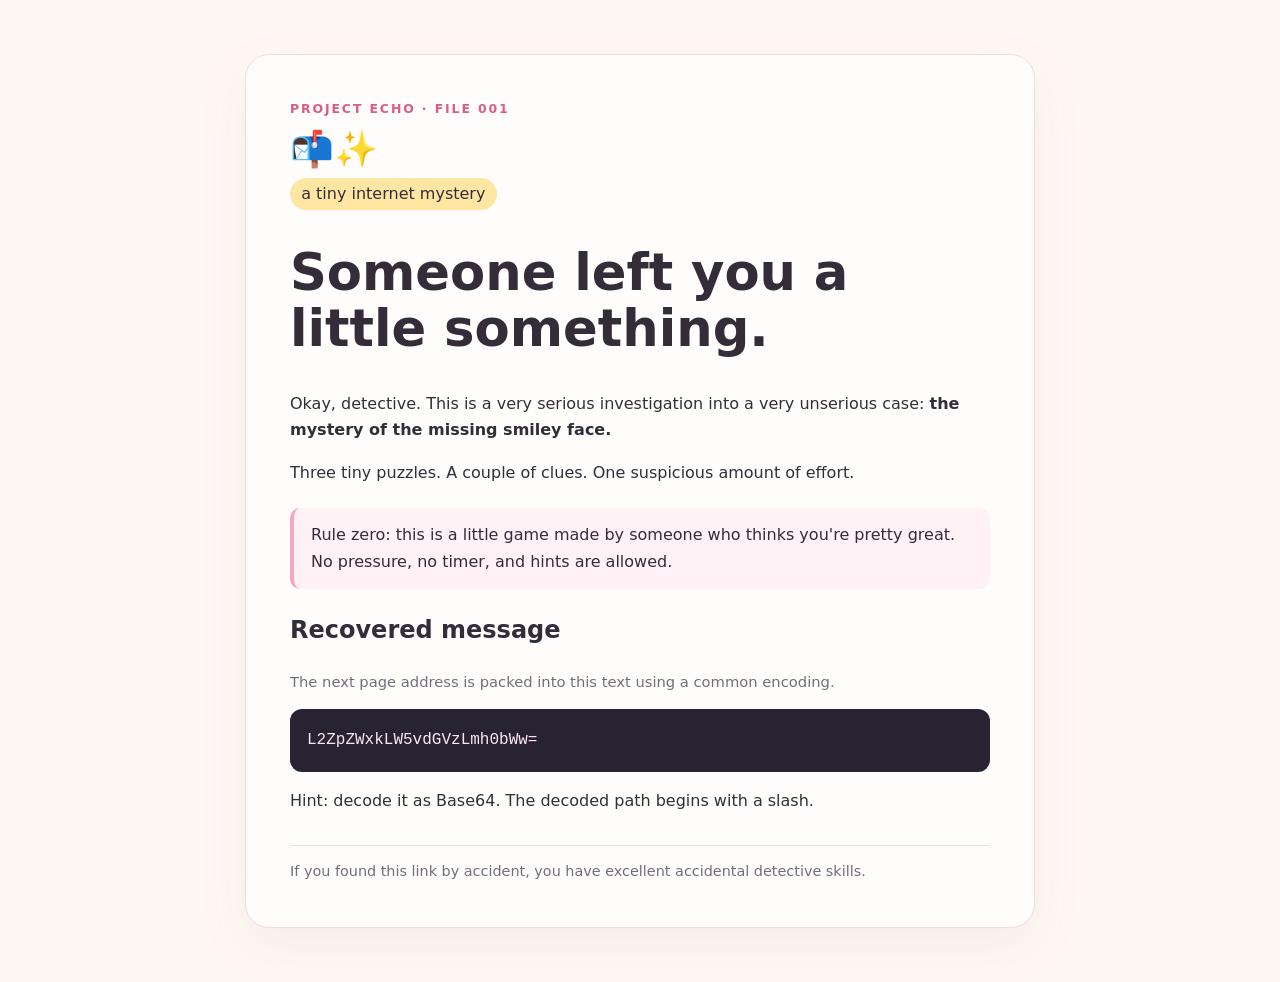
<file: index.html>
<!doctype html><html lang="en"><head><meta charset="utf-8"><meta name="viewport" content="width=device-width,initial-scale=1"><title>Project ECHO</title><link rel="stylesheet" href="style.css"></head><body><main><div class="kicker">PROJECT ECHO · FILE 001</div><div class="emoji">📬✨</div><span class="sticker">a tiny internet mystery</span><h1>Someone left you a little something.</h1><p>Okay, detective. This is a very serious investigation into a very unserious case: <b>the mystery of the missing smiley face.</b></p><p>Three tiny puzzles. A couple of clues. One suspicious amount of effort.</p><div class="note">Rule zero: this is a little game made by someone who thinks you're pretty great. No pressure, no timer, and hints are allowed.</div><h2>Recovered message</h2><p class="sub">The next page address is packed into this text using a common encoding.</p><div class="code">L2ZpZWxkLW5vdGVzLmh0bWw=</div><p>Hint: decode it as Base64. The decoded path begins with a slash.</p><div class="footer">If you found this link by accident, you have excellent accidental detective skills.</div></main></body></html>
</file>
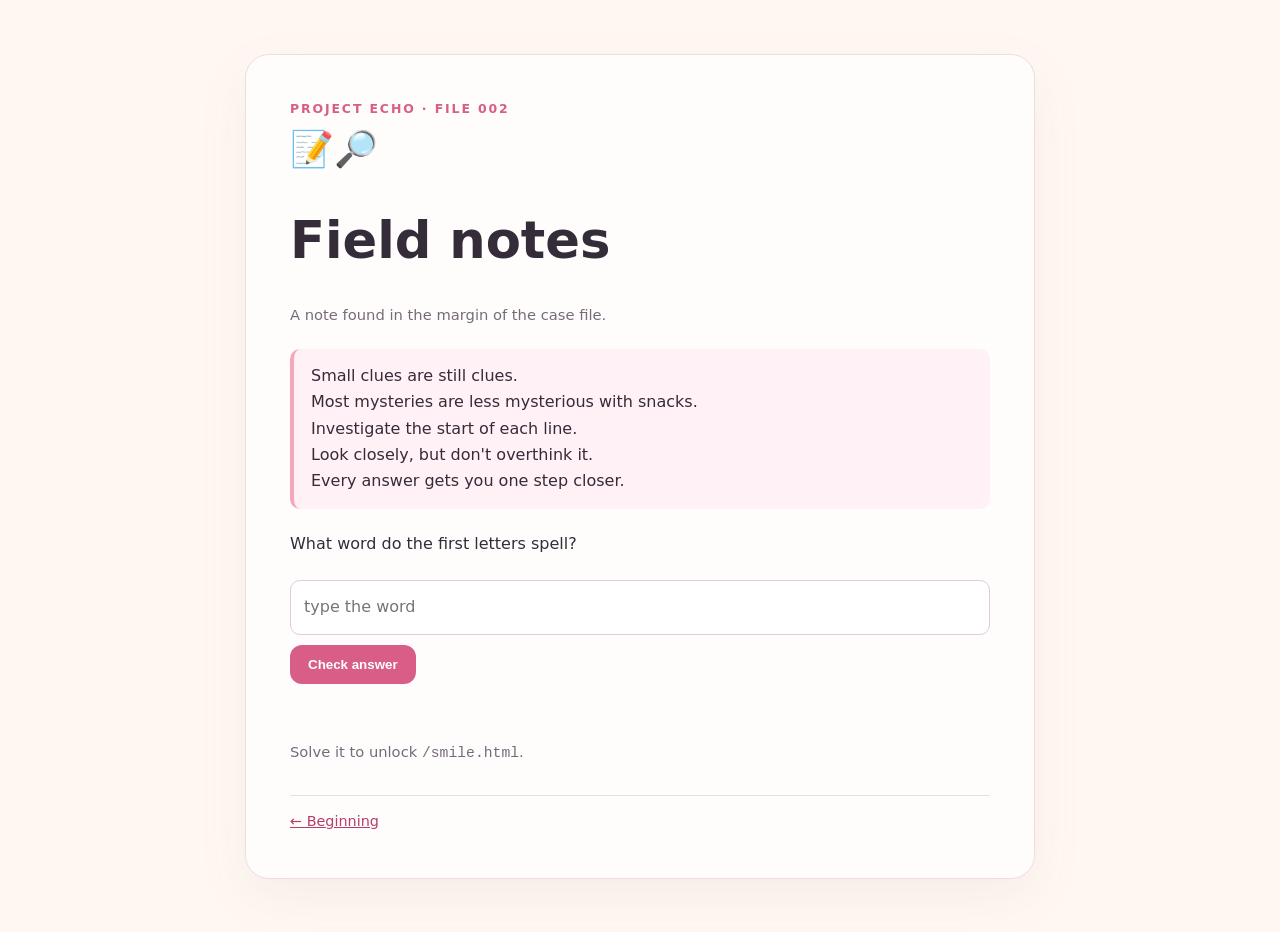
<file: field-notes.html>
<!doctype html><html lang="en"><head><meta charset="utf-8"><meta name="viewport" content="width=device-width,initial-scale=1"><title>Field Notes — ECHO</title><link rel="stylesheet" href="style.css"></head><body><main><div class="kicker">PROJECT ECHO · FILE 002</div><div class="emoji">📝🔎</div><h1>Field notes</h1><p class="sub">A note found in the margin of the case file.</p><div class="note">Small clues are still clues.<br>Most mysteries are less mysterious with snacks.<br>Investigate the start of each line.<br>Look closely, but don't overthink it.<br>Every answer gets you one step closer.</div><p>What word do the first letters spell?</p><form id="f"><input id="g" placeholder="type the word" aria-label="Your answer"><button class="btn">Check answer</button><p id="m" class="feedback" aria-live="polite"></p></form><p class="small">Solve it to unlock <code>/smile.html</code>.</p><div class="footer"><a href="index.html">← Beginning</a></div></main><script>f.onsubmit=e=>{e.preventDefault();if(g.value.trim().toUpperCase()==='SMILE'){m.textContent='Correct! ✨';setTimeout(()=>location.href='smile.html',600)}else m.textContent='Look at the first letter of each line.'}</script></body></html>
</file>
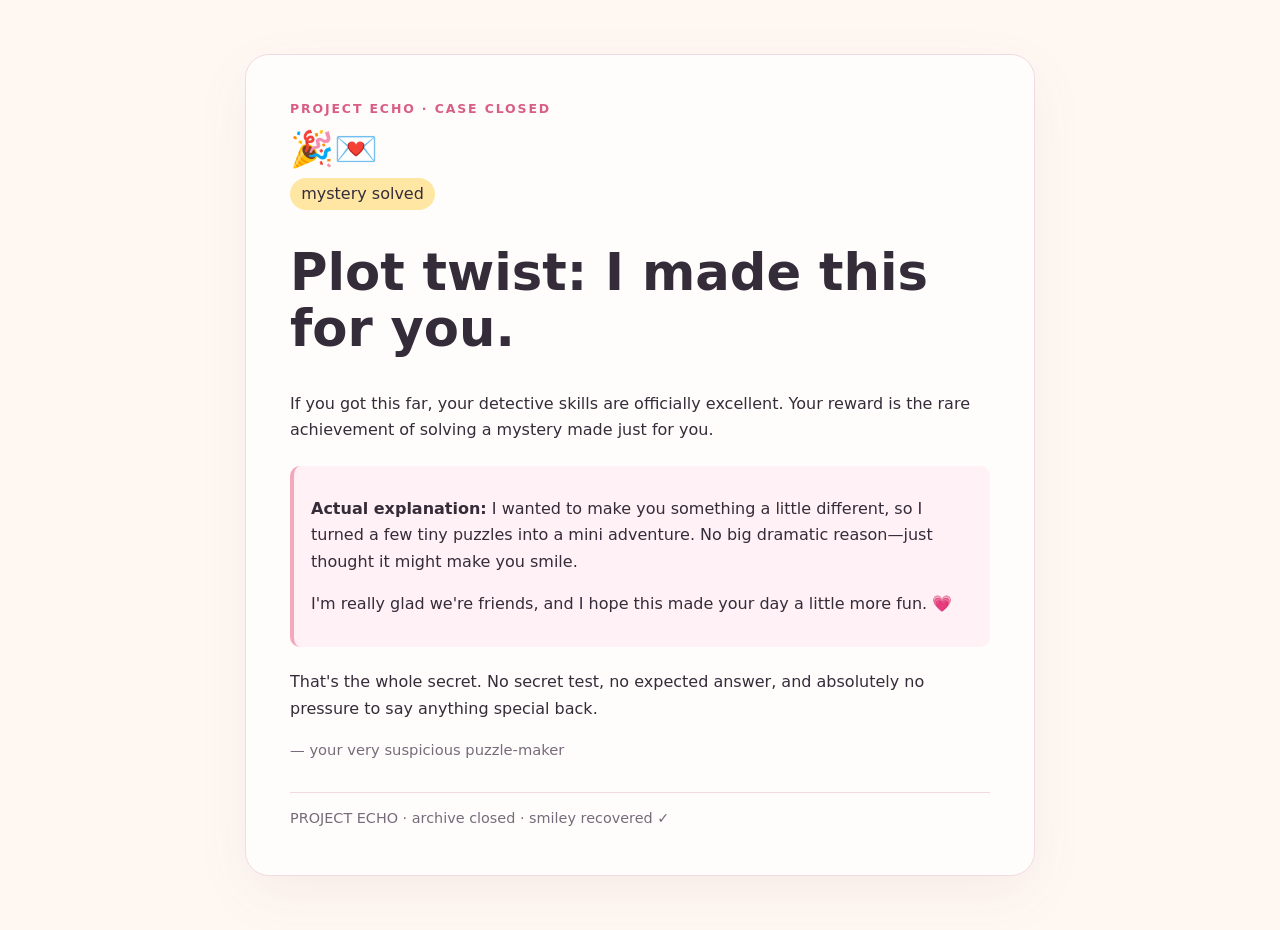
<file: final.html>
<!doctype html><html lang="en"><head><meta charset="utf-8"><meta name="viewport" content="width=device-width,initial-scale=1"><title>Case closed — ECHO</title><link rel="stylesheet" href="style.css"></head><body><main><div class="kicker">PROJECT ECHO · CASE CLOSED</div><div class="emoji">🎉💌</div><span class="sticker">mystery solved</span><h1>Plot twist: I made this for you.</h1><p>If you got this far, your detective skills are officially excellent. Your reward is the rare achievement of solving a mystery made just for you.</p><div class="note"><p><b>Actual explanation:</b> I wanted to make you something a little different, so I turned a few tiny puzzles into a mini adventure. No big dramatic reason—just thought it might make you smile.</p><p>I'm really glad we're friends, and I hope this made your day a little more fun. 💗</p></div><p>That's the whole secret. No secret test, no expected answer, and absolutely no pressure to say anything special back.</p><p class="small">— your very suspicious puzzle-maker</p><div class="footer">PROJECT ECHO · archive closed · smiley recovered ✓</div></main></body></html>
</file>
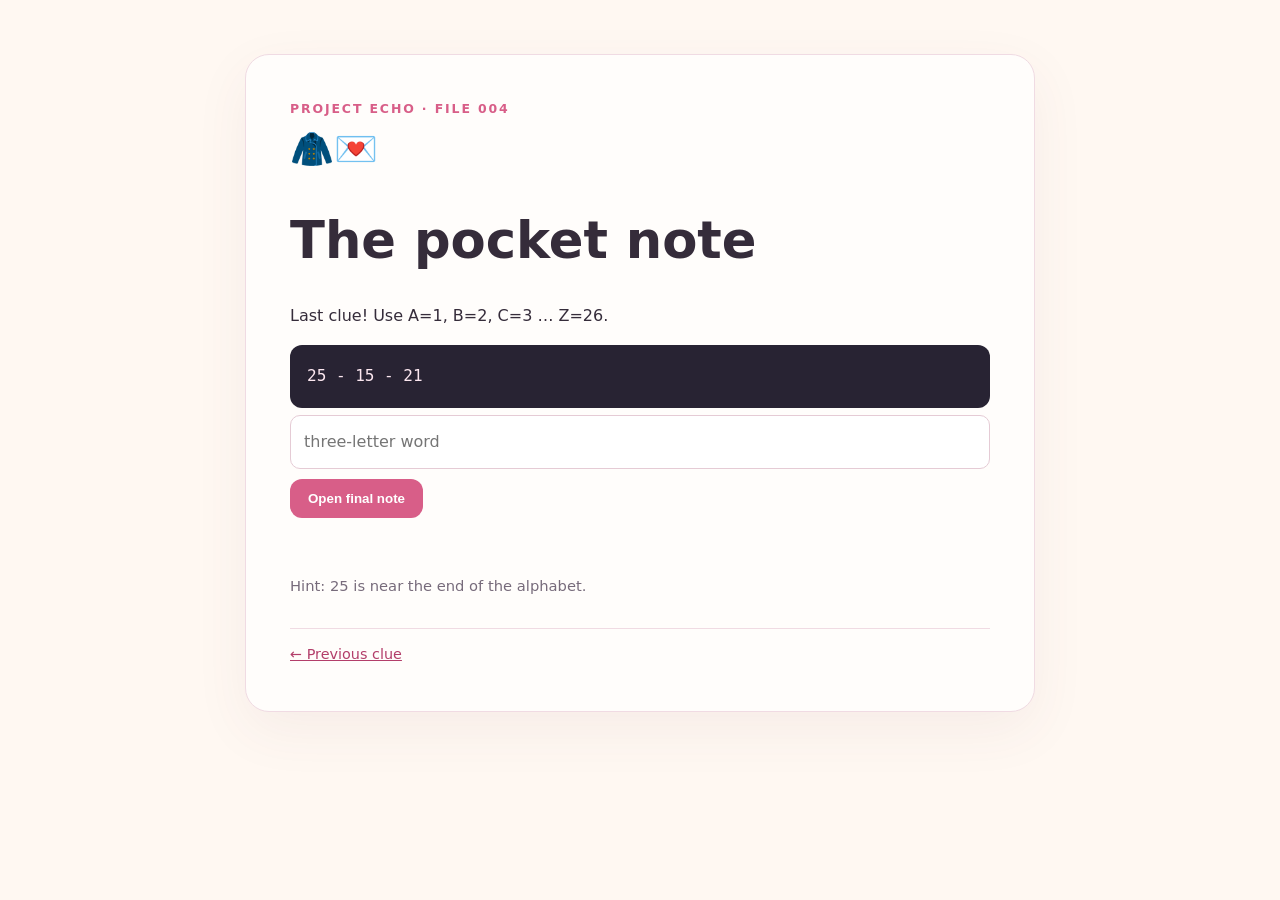
<file: pocket.html>
<!doctype html><html lang="en"><head><meta charset="utf-8"><meta name="viewport" content="width=device-width,initial-scale=1"><title>The Pocket Note — ECHO</title><link rel="stylesheet" href="style.css"></head><body><main><div class="kicker">PROJECT ECHO · FILE 004</div><div class="emoji">🧥💌</div><h1>The pocket note</h1><p>Last clue! Use A=1, B=2, C=3 … Z=26.</p><div class="code">25 - 15 - 21</div><form id="f"><input id="g" placeholder="three-letter word" aria-label="Your answer"><button class="btn">Open final note</button><p id="m" class="feedback" aria-live="polite"></p></form><p class="small">Hint: 25 is near the end of the alphabet.</p><div class="footer"><a href="smile.html">← Previous clue</a></div></main><script>f.onsubmit=e=>{e.preventDefault();if(g.value.trim().toUpperCase()==='YOU'){m.textContent='Exactly. 💗';setTimeout(()=>location.href='final.html',600)}else m.textContent='Use A=1, B=2, C=3…'}</script></body></html>
</file>
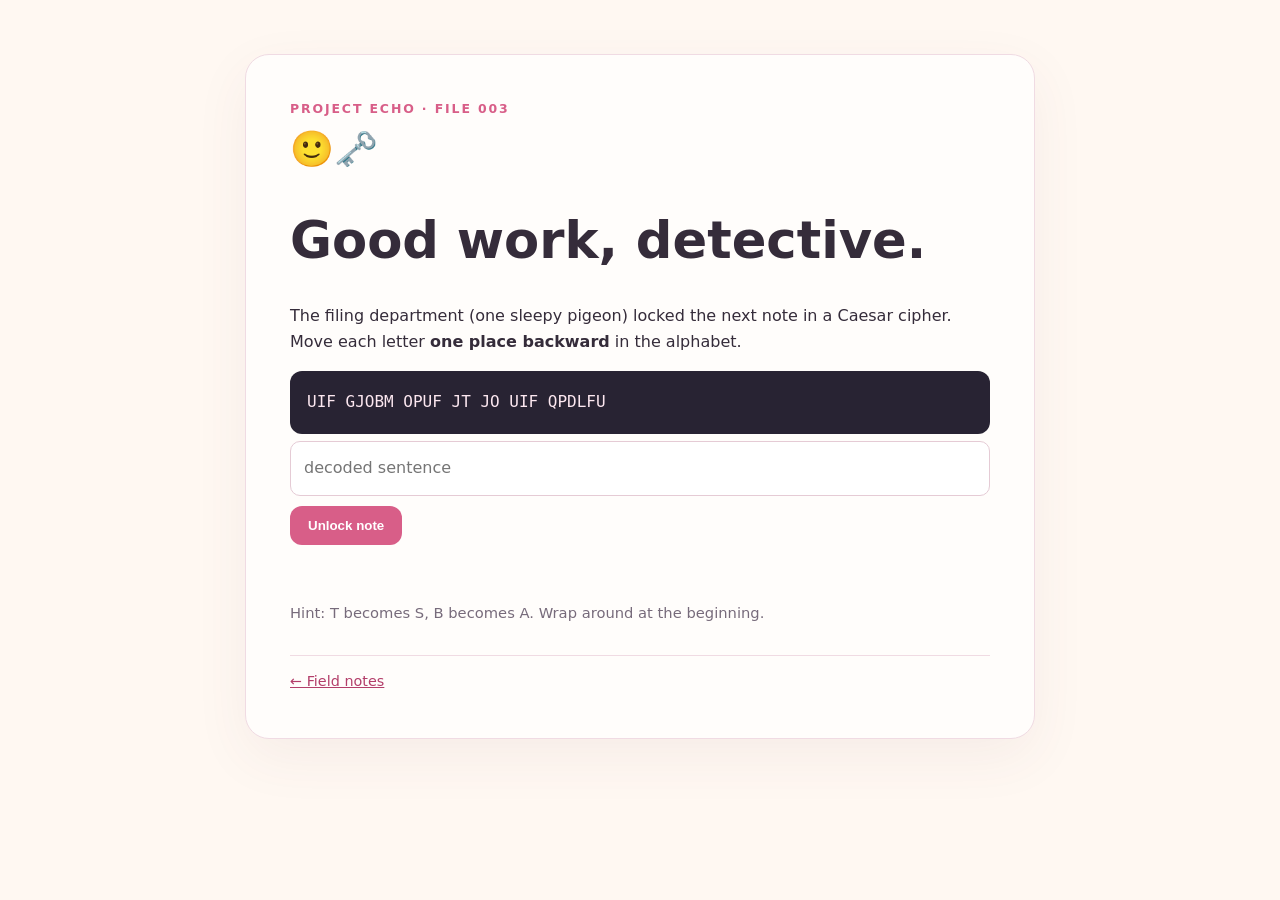
<file: smile.html>
<!doctype html><html lang="en"><head><meta charset="utf-8"><meta name="viewport" content="width=device-width,initial-scale=1"><title>Smile — ECHO</title><link rel="stylesheet" href="style.css"></head><body><main><div class="kicker">PROJECT ECHO · FILE 003</div><div class="emoji">🙂🗝️</div><h1>Good work, detective.</h1><p>The filing department (one sleepy pigeon) locked the next note in a Caesar cipher. Move each letter <b>one place backward</b> in the alphabet.</p><div class="code">UIF GJOBM OPUF JT JO UIF QPDLFU</div><form id="f"><input id="g" placeholder="decoded sentence" aria-label="Decoded sentence"><button class="btn">Unlock note</button><p id="m" class="feedback" aria-live="polite"></p></form><p class="small">Hint: T becomes S, B becomes A. Wrap around at the beginning.</p><div class="footer"><a href="field-notes.html">← Field notes</a></div></main><script>f.onsubmit=e=>{e.preventDefault();let v=g.value.trim().toUpperCase().replace(/[^A-Z ]/g,'').replace(/\s+/g,' ');if(v==='THE FINAL NOTE IS IN THE POCKET'){m.textContent='Unlocked! 💌';setTimeout(()=>location.href='pocket.html',600)}else m.textContent='Shift each letter one place backward.'}</script></body></html>
</file>
<file: style.css>
body{margin:0;background:#fff8f2;color:#352c3a;font:16px/1.65 system-ui,sans-serif}main{width:min(700px,90vw);margin:6vh auto;padding:clamp(22px,5vw,44px);background:#fffdfb;border:1px solid #f0dbe3;border-radius:24px;box-shadow:0 18px 55px #6d3b5210}.kicker{font-size:.78rem;letter-spacing:.15em;color:#d85e88;font-weight:800}.sticker{display:inline-block;background:#ffe7a3;padding:.18rem .7rem;border-radius:999px}h1{font-size:clamp(2rem,7vw,3.2rem);line-height:1.1}.note{background:#fff1f5;border-left:4px solid #f4a7bd;padding:14px 17px;border-radius:10px;margin:22px 0}.code{font:1rem/1.8 ui-monospace,monospace;background:#282333;color:#fce7f0;padding:17px;border-radius:12px;overflow-wrap:anywhere}.btn{background:#d85e88;color:white;font-weight:800;padding:12px 18px;border:0;border-radius:12px;cursor:pointer}input{width:100%;padding:13px;border:1px solid #e5cbd5;border-radius:10px;font:inherit;margin:7px 0 10px;box-sizing:border-box}.feedback{min-height:1.5em;color:#d85e88;font-weight:700}.small,.sub{color:#776b7b;font-size:.92rem}.footer{margin-top:30px;padding-top:14px;border-top:1px solid #f0dbe3;font-size:.9rem;color:#776b7b}.emoji{font-size:2.2rem}a{color:#b33e6a}
</file>
